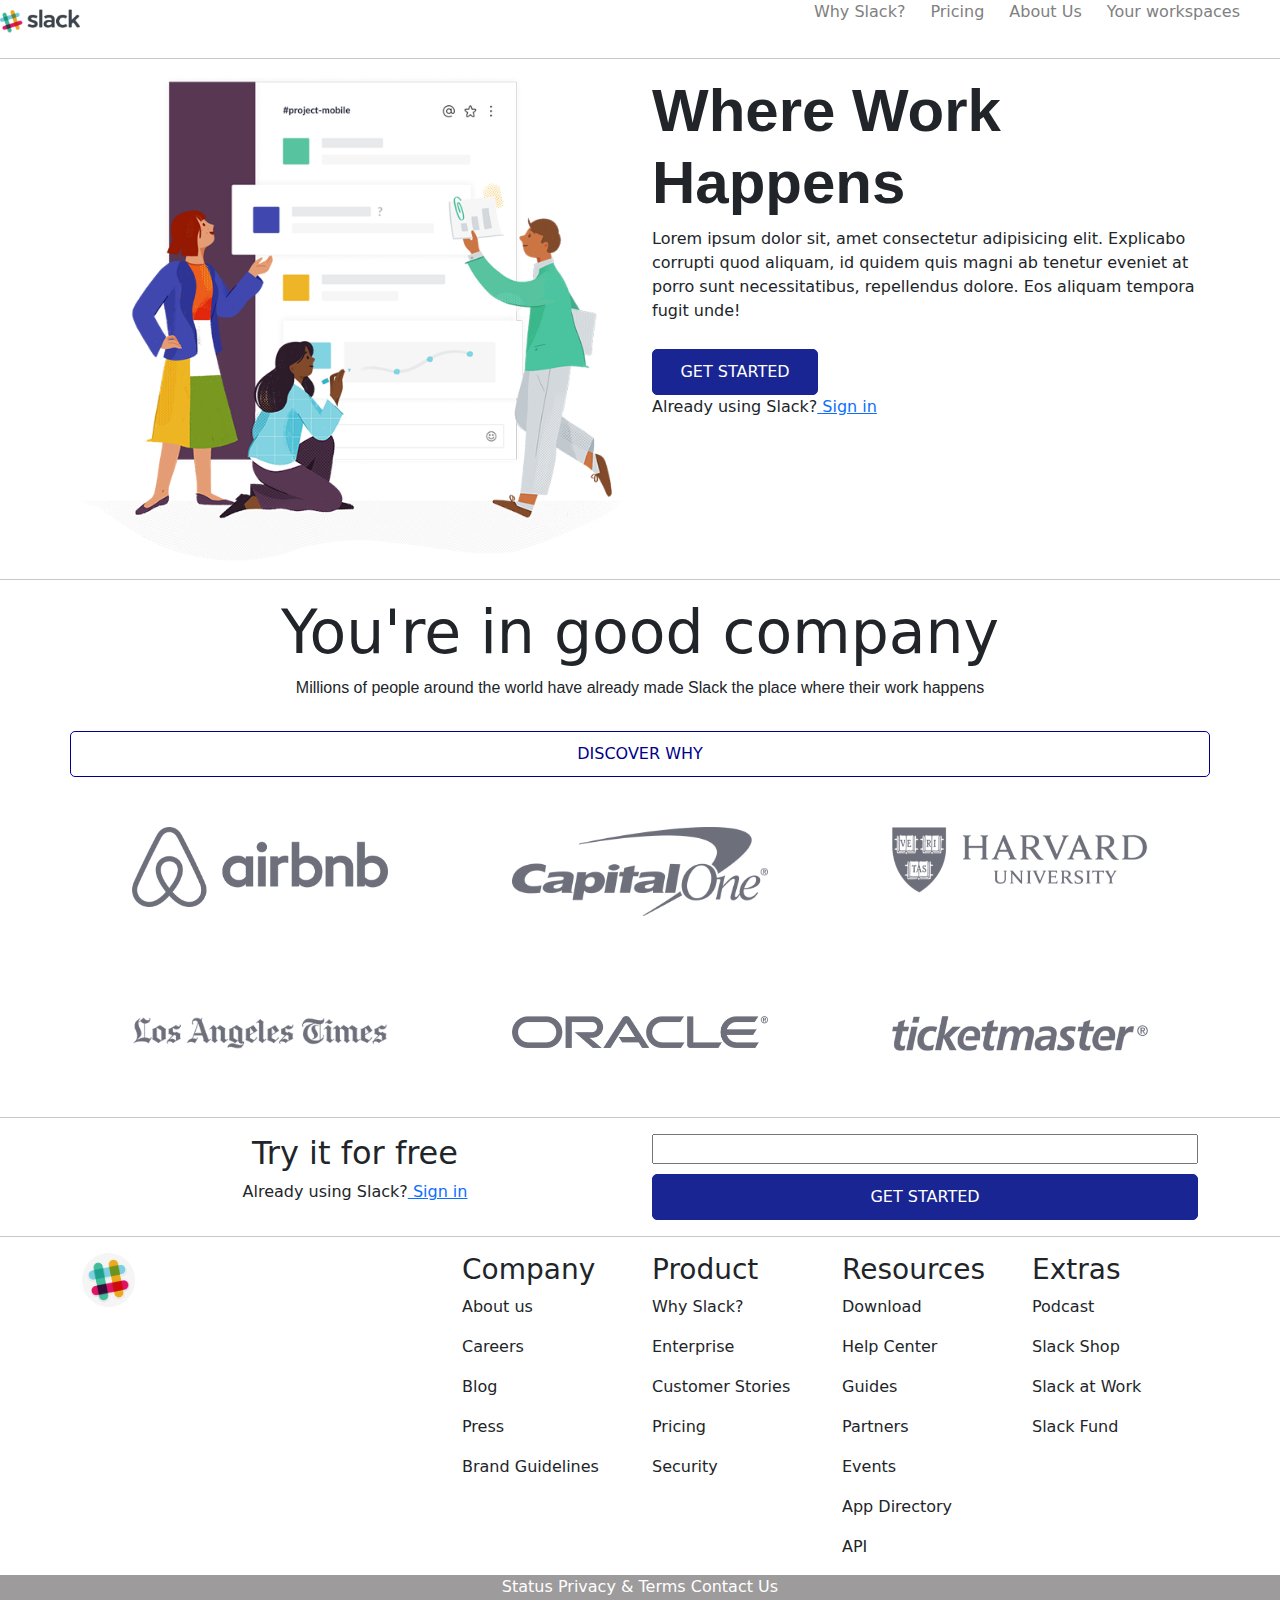
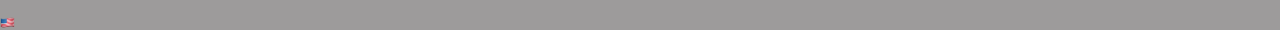
<file: index.html>
<!DOCTYPE html>
<html lang="en">

<head>
    <meta charset="UTF-8">
    <meta name="viewport" content="width=device-width, initial-scale=1.0">
    <link href="https://cdn.jsdelivr.net/npm/bootstrap@5.3.2/dist/css/bootstrap.min.css" rel="stylesheet">
    <title>Mi web</title>
    <link rel="stylesheet" href="./style.css">
</head>

<body>
    <header class="hero">

        <article class="iconMenu">
            <img src="./starter_code/images/slack-logo.png" alt="slackLogo">
        </article>
        <nav class="d-none d-lg-block">
            <ul class="unorderedList">
                <li><a href="#">Why Slack?</a></li>
                <li><a href="#">Pricing</a></li>
                <li><a href="#">About Us</a></li>
                <li><a href="#"> Your workspaces</a></li>
            </ul>
        </nav>
        <a href="#" class="d-lg-none d-block">
            <img src="./starter_code/images/menu.png" class="imgNav" alt="menu">
        </a>
    </header>
    <hr>
    <section class="firstSection">
        <div class="container">
            <div class="row">
                <div class="col-lg-6 order-lg-2">
                    <article>
                        <h1>Where Work Happens</h1>
                        <p class="paragraphfirstSection">Lorem ipsum dolor sit, amet consectetur adipisicing elit.
                            Explicabo corrupti quod aliquam, id
                            quidem quis magni ab tenetur eveniet at porro sunt necessitatibus, repellendus dolore. Eos
                            aliquam tempora fugit unde!</p>
                        <div class="row">
                            <div class="col-md-6 d-lg-none">
                                <input type="email" id="email" size="20" class="d-none-lg" class="inputType">
                            </div>
                            <div class="col-md-4">
                                <a href="#" class="getStarted">Get Started</a>
                            </div>
                            <div class="row">
                                <div class="col-12">
                                    <p>Already using Slack?<a href="#"> Sign in</a></p>
                                </div>
                            </div>

                        </div>
                    </article>
                </div>

                <div class="col-lg-6 order-lg-1">
                    <article class="imageSectionOne">
                        <img src="./starter_code/images/home_talking.png" alt="imagenPeople">
                    </article>
                </div>
            </div>
        </div>
    </section>
    <hr>
    <section class="secondSection">
        <div class="container">
            <div class="row">
                <div class="col 12">
                    <h2>You're in good company</h2>
                    <p>Millions of people around the world have already made Slack the place where their work happens
                    </p>
                </div>
                <a href="#">Discover why</a>
            </div>
            <div class="row">
                <div class="col-md-6 col-lg-4">
                    <img src="./starter_code/images/airbnb-logo.png" alt="airbnb-logo">
                </div>
                <div class="col-md-6 col-lg-4">
                    <img src="./starter_code/images/capital-one-logo.png" alt="capital-one-logo">
                </div>
                <div class="col-md-6 col-lg-4 d-md-none d-lg-block">
                    <img src="./starter_code/images/harvard-logo.png" alt="harvard-logo">
                </div>
                <div class="col-md-6 col-lg-4 d-md-none d-lg-block">
                    <img src="./starter_code/images/los-angeles-times-logo.png" alt="los-angeles-times-logo">
                </div>
                <div class="col-md-6 col-lg-4">
                    <img src="./starter_code/images/oracle-logo.png" alt="oracle-logo">
                </div>
                <div class="col-md-6 col-lg-4">
                    <img src="./starter_code/images/ticketmaster-logo.png" alt="ticketmaster-logo">
                </div>
            </div>
        </div>
    </section>
    <hr>
    <section class="thirdSection">
        <div class="container">
            <div class="row">
                <div class="col-md-6 col-lg-6">
                    <h2>Try it for free</h2>
                    <p>Already using Slack?<a href="#"> Sign in</a></p>
                </div>

                <div class="col-md-6 col-lg-6">
                    <article class="secondColumn">
                        <input type="email" id="email" size="20" required class="inputType">

                        <article><a href="#" class="getStarted">Get Started</a>

                </div>
            </div>
        </div>
    </section>
    <hr>
    <section class="fourthSection">
        <div class="container">
            <div class="row">
                <div class="col-md-3 col-lg-4">
                    <img src="./starter_code/images/Slack.ico" alt="Slack">
                </div>
                <div class="col-6 col-md-9 col-lg-8">
                    <div class="row">
                        <div class="col-6 col-md-3 col-lg-3">
                            <article>
                                <h3>Company</h3>
                                <p>About us</p>
                                <p>Careers</p>
                                <p>Blog</p>
                                <p>Press</p>
                                <p>Brand Guidelines</p>
                            </article>
                        </div>
                        <div class="col-6 col-md-3 col-lg-3">
                            <article>
                                <h3>Product</h3>
                                <p>Why Slack?</p>
                                <p>Enterprise</p>
                                <p>Customer Stories</p>
                                <p>Pricing</p>
                                <p>Security</p>
                            </article>
                        </div>
                        <div class="col-6 col-md-3 col-lg-3">
                            <article>
                                <h3>Resources</h3>
                                <p>Download</p>
                                <p>Help Center</p>
                                <p>Guides</p>
                                <p>Partners</p>
                                <p>Events</p>
                                <p>App Directory</p>
                                <p>API</p>
                            </article>
                        </div>
                        <div class="col-6 col-md-3 col-lg-3">
                            <article>
                                <h3>Extras</h3>
                                <p>Podcast</p>
                                <p>Slack Shop</p>
                                <p>Slack at Work</p>
                                <p>Slack Fund</p>
                            </article>
                        </div>

                    </div>
                </div>
            </div>
        </div>
    </section>

    <footer class="footer">
        <p><a href="#">Status</a> <a href="#"> Privacy & Terms</a> <a href="#">Contact Us</a></p>
        <img src="./starter_code/images/us-flag.png" alt="us-flag">
    </footer>
</body>

</html>
</file>
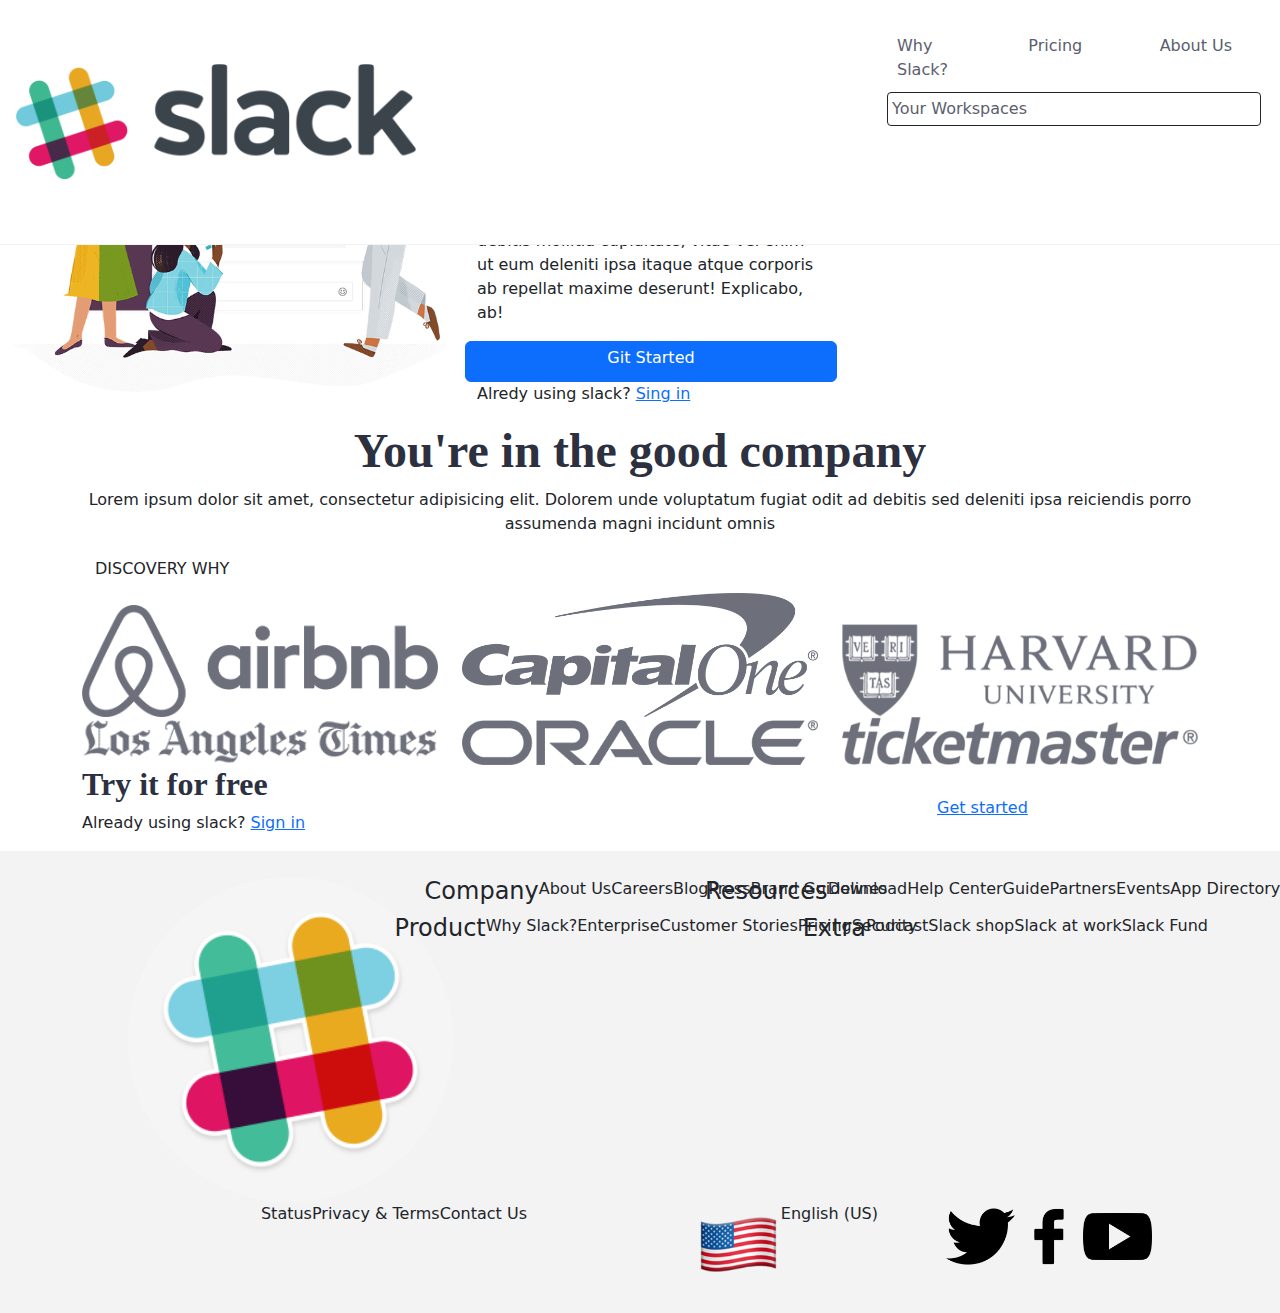
<file: starter_code/indexx.html>
<!DOCTYPE html>
<html lang="en">

<head>
    <meta charset="UTF-8" />
    <meta name="viewport" content="width=device-width, initial-scale=1.0" />
    <meta http-equiv="X-UA-Compatible" content="ie=edge" />

    <!-- link the font awesome CDN -->
    <link href="https://cdn.jsdelivr.net/npm/bootstrap@5.3.2/dist/css/bootstrap.min.css" rel="stylesheet" <link
        href="https://use.fontawesome.com/releases/v5.0.1/css/all.css" rel="stylesheet" />

    <!-- link your styles -->
    <link rel="stylesheet" href="./stylesheets/style.css" />
    <title>Where work happens | Slack</title>
</head>

<body>

    <header class="menu p-3">
        <div class="row justify-content-between ">
            <div class="col-4">
                <img class="slack-logo" src="./images/slack-logo.png" alt="slack-logo">
            </div>
            <div class="d-lg-none">
                <img class="hola" src=" ./images/menu.png" alt="navegador">
            </div>
            <div class="col-4 justify-content-end d-none d-lg-block ">
                <nav>
                    <ul class="row pt-2">
                        <li class="col">Why Slack?</li>
                        <li class="col">Pricing</li>
                        <li class="col">About Us</li>
                        <li class="col border border-dark rounded-1 p-1 justify-content-center">Your Workspaces</li>
                    </ul>
                </nav>
            </div>
        </div>
    </header>
    <div class="container row ">
        <div class="col-lg-4 order-2">
            <section class="">
                <h1>Where Work Happens</h1>
                <p>Lorem ipsum dolor sit, amet consectetur adipisicing elit. Minus eaque voluptate debitis mollitia
                    cupiditate,
                    vitae vel enim ut eum deleniti ipsa itaque atque corporis ab repellat maxime deserunt! Explicabo,
                    ab!
                </p>
                <div class="row">
                    <input placeholder="Email address" class="d-lg-none">
                    <div class="row">
                    </div>
                    <button class="btn btn-primary">
                        <h6 class="parrafo-git-started">Git Started</6>
                    </button>
                </div>
                <p>Alredy using slack? <a href="#">Sing in</a></p>
            </section>

        </div>

        <div class="col-lg-5 order-1">
            <section>
                <div class="">
                    <img class="home" src="./images/home_talking.png" alt="home_talking">

                </div>
            </section>

        </div>

    </div>

    <section class="zona-gris">
        <div class="container">
            <h2 class="text-center">You're in the good company</h2>
            <p class="text-center">Lorem ipsum dolor sit amet, consectetur adipisicing elit. Dolorem unde voluptatum
                fugiat odit ad debitis
                sed
                deleniti ipsa reiciendis porro assumenda magni incidunt omnis </p>
            <button class="btn">
                <h6>DISCOVERY WHY</h6>
            </button>
        </div>
    </section>
    <div class="container">
        <div class="row align-items-end align-self-stretch">
            <div class="col-lg-4 col-md-6">
                <img class="marcas" src="./images/airbnb-logo.png">
            </div>
            <div class="col-lg-4 col-md-6">
                <img class="marcas" src="./images/capital-one-logo.png">
            </div>
            <div class="col-lg-4 d-md-none d-lg-block">
                <img class="marcas" src="./images/harvard-logo.png">
            </div>
            <div class="col-lg-4 d-md-none d-lg-block">
                <img class="marcas" src="./images/los-angeles-times-logo.png">
            </div>
            <div class="col-lg-4 col-md-6">
                <img class="marcas" src="./images/oracle-logo.png">
            </div>
            <div class="col-lg-4 col-md-6">
                <img class="marcas" src="./images/ticketmaster-logo.png">
            </div>
        </div>
    </div>
    </section>

    <section class="section-3">
        <div class="container">
            <div class="row justify-items-between align-items-center">
                <div class="col-md-6">
                    <article>
                        <h3>Try it for free</h3>
                        <p>Already using slack? <a href="#">Sign in</a></p>
                    </article>
                </div>
                <div class="col-md-6">
                    <div class="row justify-content-end">
                        <div class="col-md-6 d-lg-none">
                            <form action="submit">
                                <input type="text" placeholder="Email address">
                        </div>
                        <div class="col-md-6">
                            <a href="#">Get started</a>
                        </div>
                    </div>
                </div>
            </div>
        </div>
    </section>

    <footer>
        <div class="row justify-content-between">
            <div class="col-md-4">
                <img src="./images/Slack.ico" class="icono">
            </div>
            <div class="col-md-8">
                <div class="row">
                    <div class="col-md-6">
                        <div class="row">
                            <div class="col">
                                <ul>
                                    <li>
                                        <h4>Company</h4>
                                    </li>
                                    <li>About Us</li>
                                    <li>Careers</li>
                                    <li>Blog</li>
                                    <li>Press</li>
                                    <li>Brand Guidelines</li>
                                </ul>
                            </div>
                            <div class="col">
                                <ul>
                                    <li>
                                        <h4>Product</h4>
                                    </li>
                                    <li>Why Slack?</li>
                                    <li>Enterprise</li>
                                    <li>Customer Stories</li>
                                    <li>Pricing</li>
                                    <li>Security</li>
                                </ul>
                            </div>

                        </div>
                    </div>
                    <div class="col-md-6">
                        <div class="row">
                            <div class="col">
                                <ul>
                                    <li>
                                        <h4>Resources</h4>
                                    </li>
                                    <li>Download</li>
                                    <li>Help Center</li>
                                    <li>Guide</li>
                                    <li>Partners</li>
                                    <li>Events</li>
                                    <li>App Directory</li>
                                    <li>API</li>
                                </ul>
                            </div>
                            <div class="col">
                                <ul>
                                    <li>
                                        <h4>Extra</h4>
                                    </li>
                                    <li>Podcast</li>
                                    <li>Slack shop</li>
                                    <li>Slack at work</li>
                                    <li>Slack Fund</li>
                                </ul>
                            </div>
                        </div>
                    </div>
                </div>

            </div>
        </div>
        <div class="in-footer">
            <div class="row justify-content-between">
                <div class="col-md-6">
                    <ul>
                        <li>Status</li>
                        <li>Privacy & Terms</li>
                        <li>Contact Us</li>
                    </ul>
                </div>
                <div class="col-md-6">
                    <div class="row">
                        <div class="col-md-6 ">
                            <div class="container ">
                                <ul>
                                    <li><img src="./images/us-flag.png" alt="USA"></li>
                                    <li>
                                        <p>English (US)</p>
                                    </li>
                                </ul>


                            </div>
                        </div>
                        <div class="col-md-6">
                            <ul>
                                <li><img src="./images/twiter.png" alt="twitter"></li>
                                <li><img src="./images/facebook.png" alt="facebook"></li>
                                <li><img src="./images/youtube.png" alt="youtube" </li> </ul> </div> </div> </div>
                                        </div> </div> </footer> </body> </html>
</file>
<file: style.css>
img {
    width: 100%;
}

.hero {
    display: flex;
    justify-content: space-between;
}

.hero img {
    width: 80px;

}

.hero .imgNav {
    width: 5%;
    justify-content: flex-end;

}

.unorderedList {
    display: flex;
    align-items: center;
    justify-content: end;
    padding-right: 15px;
}

.unorderedList a {
    color: grey;
    padding-right: 10px;
}

.unorderedList li {
    display: inline;
    text-decoration: none;
    margin-right: 15px;
    color: gray;
}

.unorderedList a {
    text-decoration: none;
}

h1 {
    font-size: 60px;
    font-family: sans-serif;
    font-weight: bold;
}

.secondSection h2 {
    width: 100%;
    font-size: 60px;
    text-align: center;
}

.secondSection p {
    font-family: sans-serif;
    font-size: 16px;
    text-align: center;
}

.secondSection img {
    width: 100%;
    padding: 50px;
}

.secondSection a {
    color: darkblue;
    align-items: center;
    text-align: center;
    text-transform: none;
    text-decoration: none;
    text-transform: uppercase;
    border: 1px solid darkblue;
    border-radius: 5px;
    background-color: white;
    display: block;
    padding: 10px;
    margin-top: 15px;
}

.thirdSection {
    text-align: center;
}

.fourthSection img {
    width: 15%;
}

.getStarted {

    color: white;
    display: block;
    border: 1px solid #192592;
    background-color: #192592;
    text-decoration: none;
    text-transform: uppercase;
    text-align: center;
    margin-top: 10px;
    border-radius: 5px;
    width: 100%;
    padding: 10px;
    text-align: center;

}

.inputType {
    width: 100%;
}

.footer {
    background-color: rgb(157, 155, 155);
}

.footer img {
    width: 5%;
}

.footer a {
    text-decoration: none;
    text-align: center;
    color: white;
}

.footer p {
    text-align: center;
    align-items: center;
}

.footer img {
    display: flex;
    align-items: center;
    text-align: center;
    width: 15px;
}
</file>
<file: starter_code/stylesheets/style.css>
/*
background-grey: #F4F3F4;
button-purple: #192592
main-titles dark-grey: #2C303F;
paragraph grey: #5b5e6d;
nav grey: #5b5e6d;
*/

img {
    width: 100%;
}

.menu {
    display: flex;
    justify-content: space-between;
    align-items: center;
    padding: 0 20px;
    border-bottom: 1px solid #F4F3F4;
    position: fixed;
    background-color: white;
    width: 100%;
}

.menu .logo {
    width: 180px;
}

.menu ul {
    display: flex;
    padding: 15px;
    list-style: none;
}

.menu a {
    color: inherit;
    text-decoration: none;
}

.menu li {
    margin-left: 20px;
    padding: 10px;
    color: #5b5e6d;
}

.menu .your-workspace {
    display: flex;
    align-content: center;
    border-radius: 5%;
    border: 1px solid #5b5e6d;
}

h1,
h2,
h3 {
    color: #2C303F;
    font-family: 'Times New Roman', Times, serif;
    font-weight: 900;
}

.top-article {
    height: 100%;
    display: flex;
    flex-direction: column;
    justify-content: space-around;
}

h1 {
    font-size: 4.5em;
    line-height: 0.8;
}

h2 {
    font-size: 3em;
}

h3 {
    font-size: 2em;
}

.hero-p {
    font-size: 1.15em;
    margin-bottom: 2em;
    margin-top: 1em;
}

.form-inline,
.form-inline-thirdsec {
    display: flex;
    flex-flow: row wrap;
    align-items: center;
    margin-bottom: 0.5em;
    font-size: 0.8em;
}

.form-inline input,
.form-inline-thirdsec input {
    vertical-align: middle;
    margin: 5px 10px 5px 0;
    padding: 10px;
    border: 1px solid #ddd;
}

.form-inline button,
.form-inline-thirdsec button {
    padding: 10px 35px;
    background-color: #192592;
    border: 1px solid #ddd;
    color: white;
    text-transform: uppercase;
    border-radius: 5%;
}

.sign-in {
    text-align: center;
}

.sign-in-link {
    position: relative;
    text-decoration: none;
    color: #192592;
}

.sign-in-link:after {
    content: "";
    display: block;
    position: absolute;
    left: 0;
    bottom: -3px;
    width: 100%;
    height: 1px;
    background-color: #192592;
}

@media (max-width: 768px) {
    .form-inline input {
        margin: 10px 0;
    }

    .form-inline {
        flex-direction: column;
        align-items: stretch;
    }
}

@media (min-width: 768px) {
    .sign-in {
        text-align: left;
    }
}

@media (max-width: 996px) {
    .sign-in {
        margin-bottom: 2em;
    }
}

.hero-section {
    padding: 150px 10% 50px;
}

.gray-section {
    background-color: #F4F3F4;
    padding: 50px 10%;
}

.gray-article {
    padding-bottom: 10%;
    align-content: center;
    text-align: center;
}

.gray-article h2,
.gray-article p {
    padding-bottom: 25px;
}

.discover-why {
    color: #192592;
    background-color: white;
    text-decoration: none;
    border-radius: 5%;
    border: 1px solid #192592;
    padding: 20px 30px;
    text-transform: uppercase;
}

.discover-why a {
    text-decoration: none;
}

.logos {
    width: 100%;
    padding: 10%;
}

.third-section {
    padding: 20px 10px;
    text-align: center;
    border-bottom: 1px solid #f4f3f4;
}

.form-bottom {
    display: flex;
    justify-content: center;
}

@media (max-width: 768px) {
    .form-inline-thirdsec input {
        margin: 20px 0;
    }

    .form-inline-thirdsec {
        flex-direction: column;
        align-items: stretch;
        width: 100%;
    }
}

@media (min-width: 768px) {
    .third-section article {
        text-align: left;
    }

    .third-section form {
        display: flex;
        flex-flow: nowrap;
        white-space: nowrap;

    }
}

@media (min-width: 992px) {
    .third-section form {
        flex-direction: row-reverse;
        padding-top: 10px;
    }
}


.fourth-section {
    padding: 5% 10%;
}

.fourth-section ul {
    padding: 0;
}

.fourth-section li {
    margin: 15px 0;
    list-style: none;
}

.fourth-section h4 {
    margin: 15px 0;

}

.fourth-section a {
    text-decoration: none;
    color: #5b5e6d;
}

.side-logo {
    width: 50px;
    padding: 10% 0;
}

footer {
    background-color: #F4F3F4;
    padding: 2% 10%;
}

footer ul {
    display: flex;
    justify-content: center;
    align-content: center;
    list-style: none;
    white-space: nowrap;
    margin-bottom: 0;

}

footer a {
    padding-left: 15px;
    padding-right: 15px;
    text-decoration: none;
    color: #5b5e6d;
}

.flag {
    width: 20px;
    height: 20px;
    margin-right: 5px;
}

.flags-menu {
    display: flex;
    white-space: nowrap;
    align-items: center;
    justify-content: center;
    padding-top: 15px;
    padding-bottom: 15px;
}

.footer-box {
    display: flex;
    white-space: nowrap;
    align-items: center;
    justify-content: center;
    padding: 0;
}

.social {
    display: flex;
    align-items: center;
}

.social svg {
    width: 35px;
    margin-left: 5%;
    margin-right: 5%;
    color: #5b5e6d;

}
</file>
